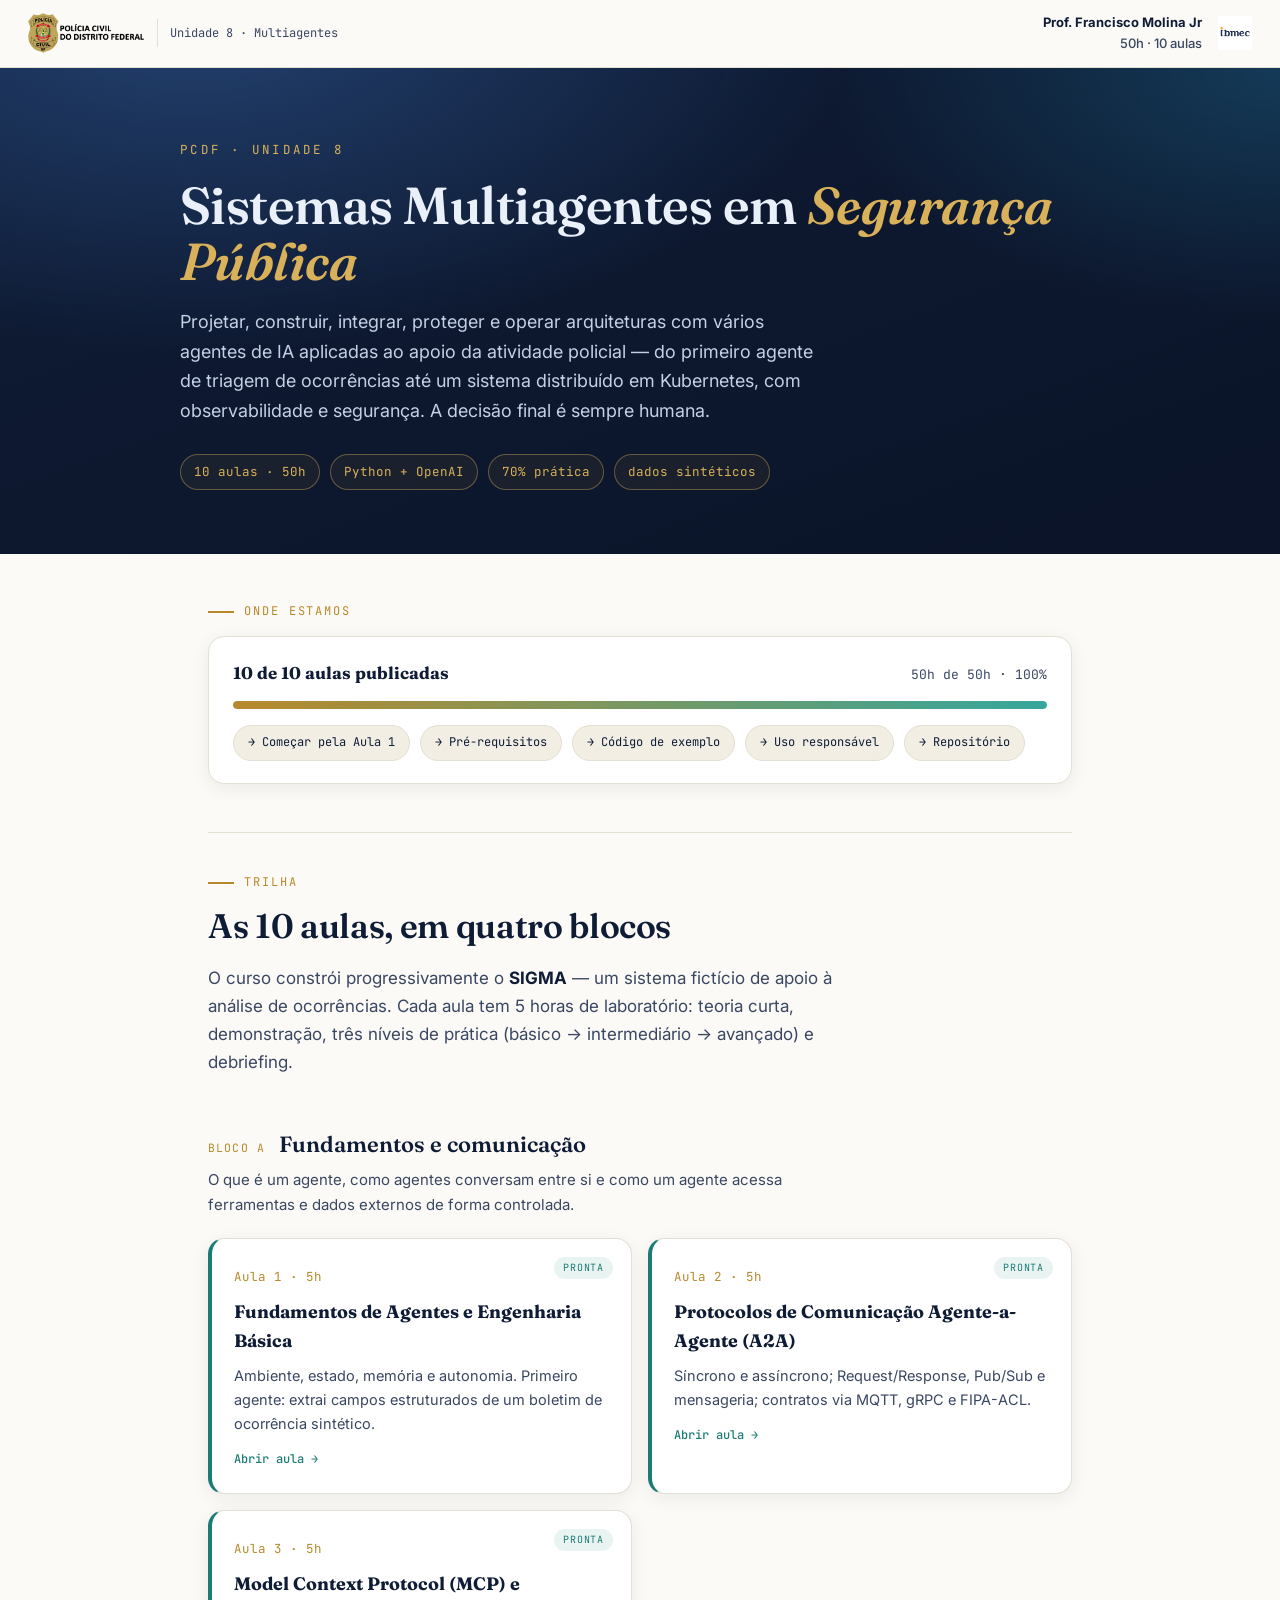
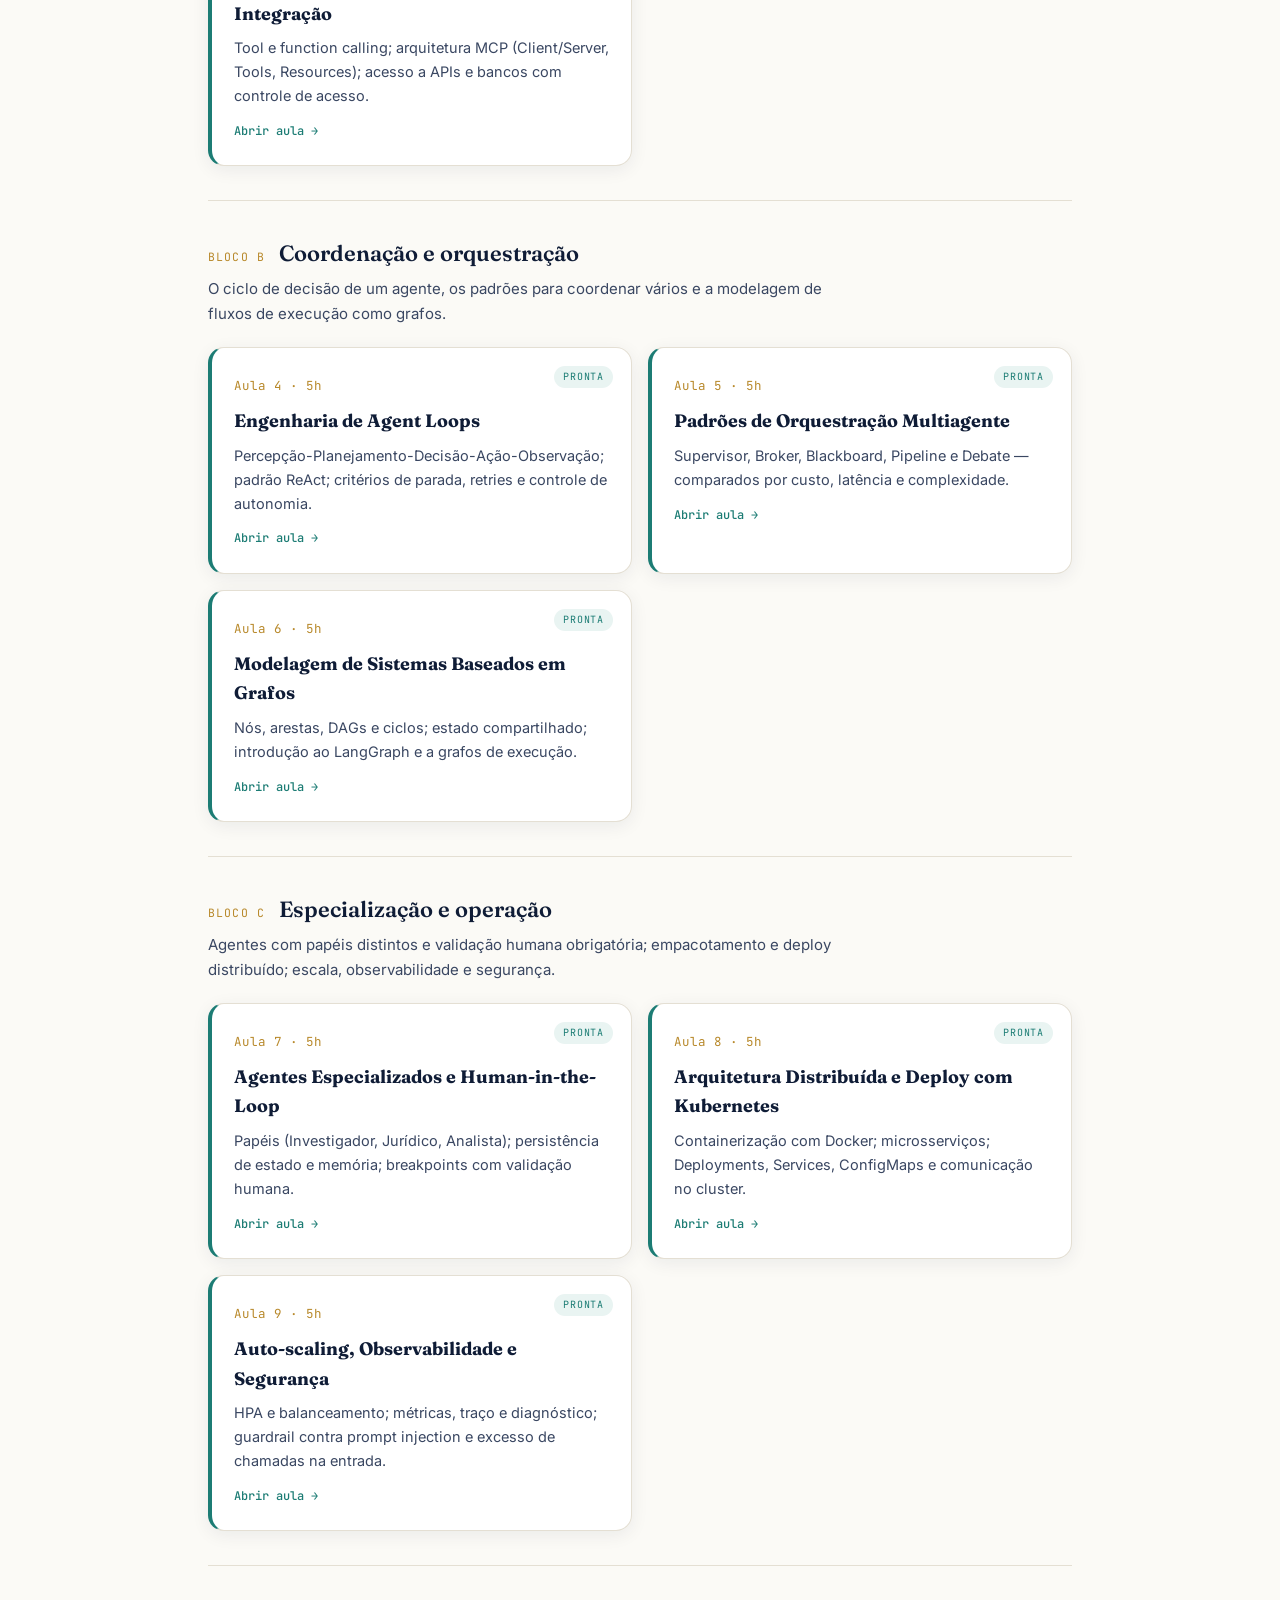
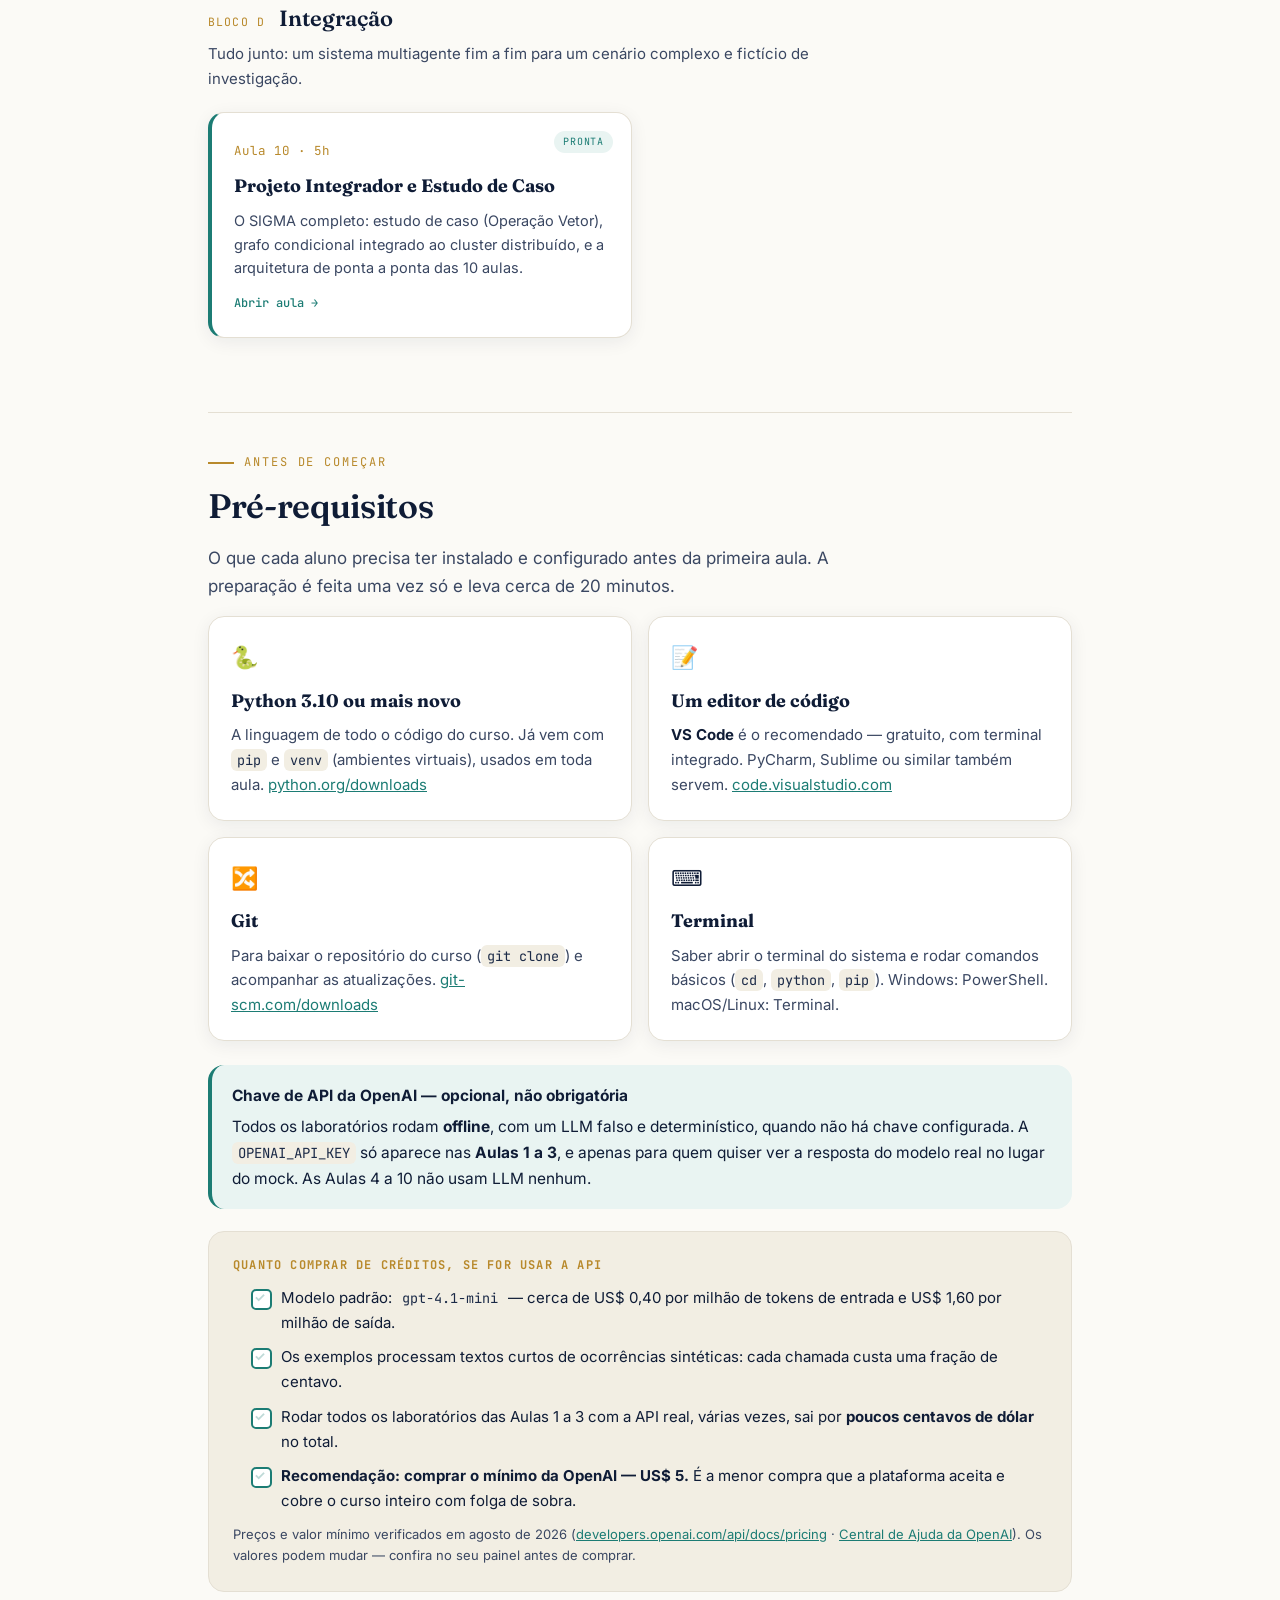
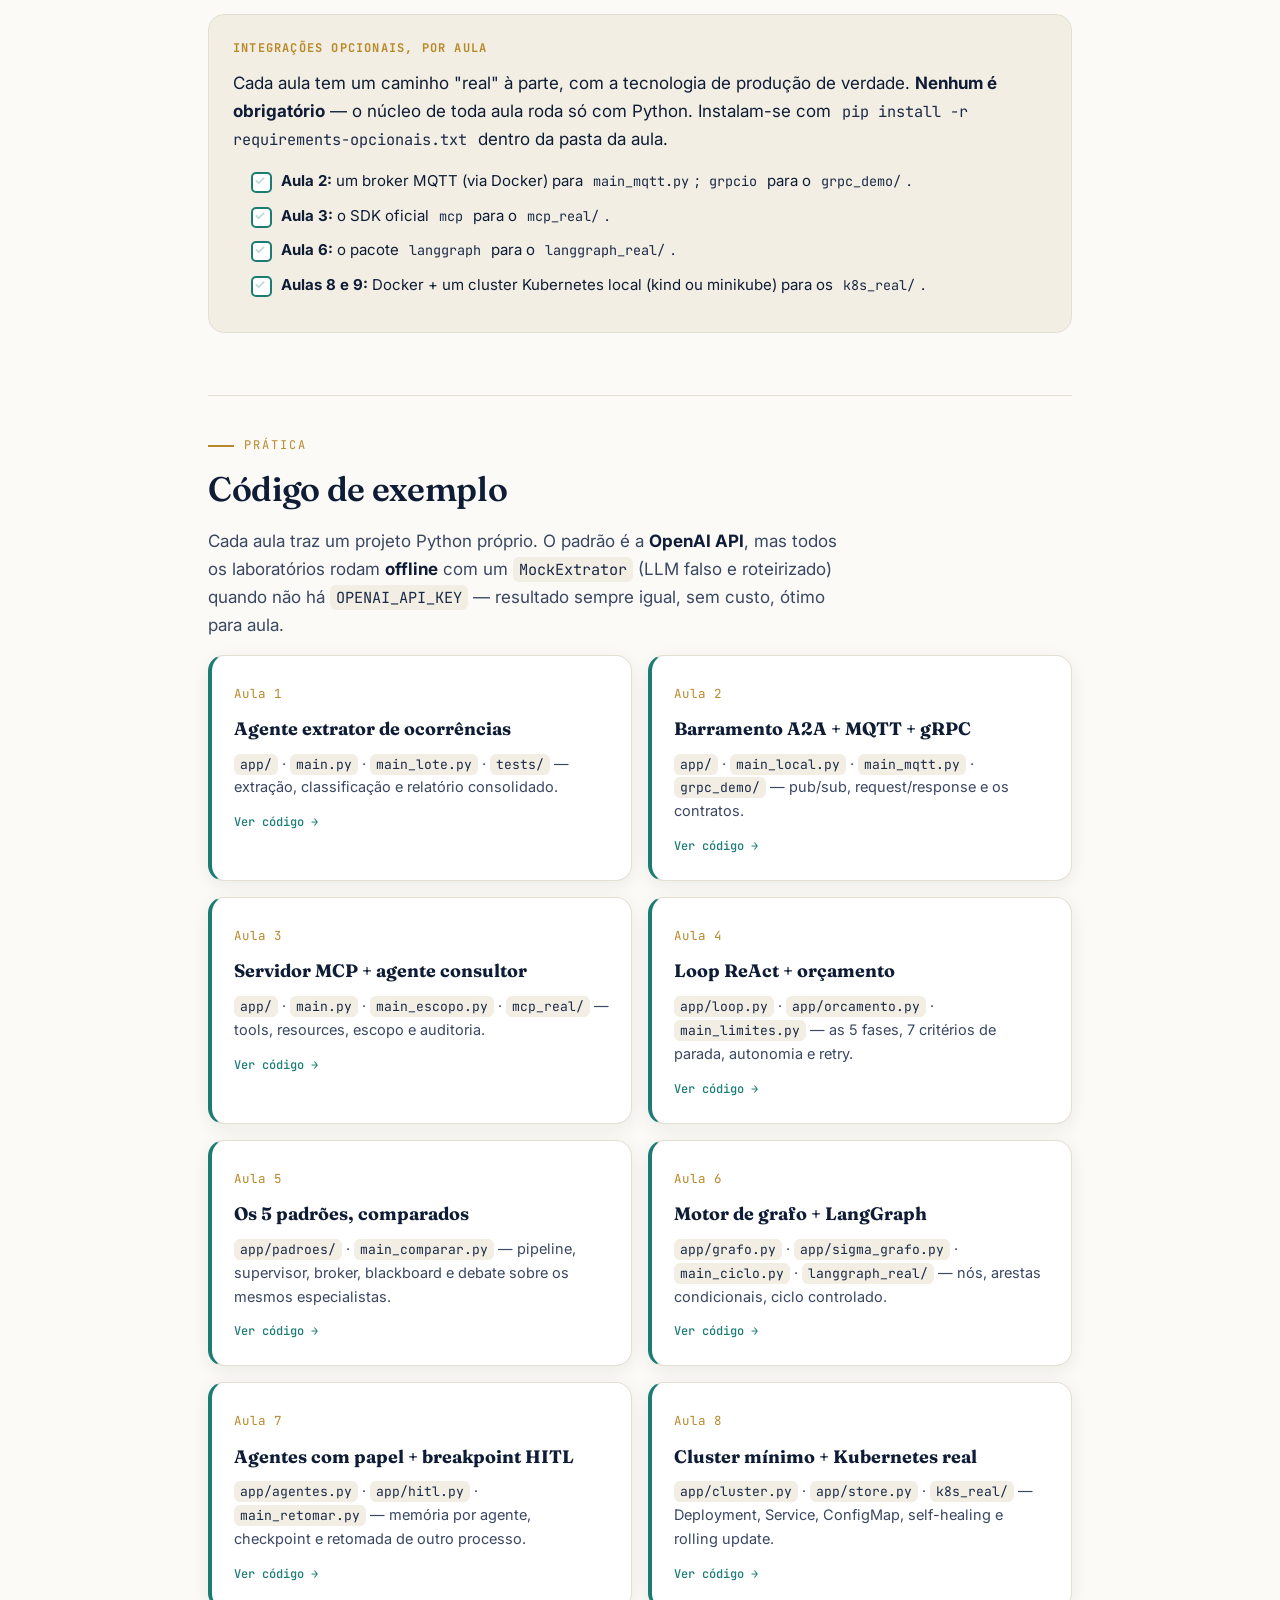
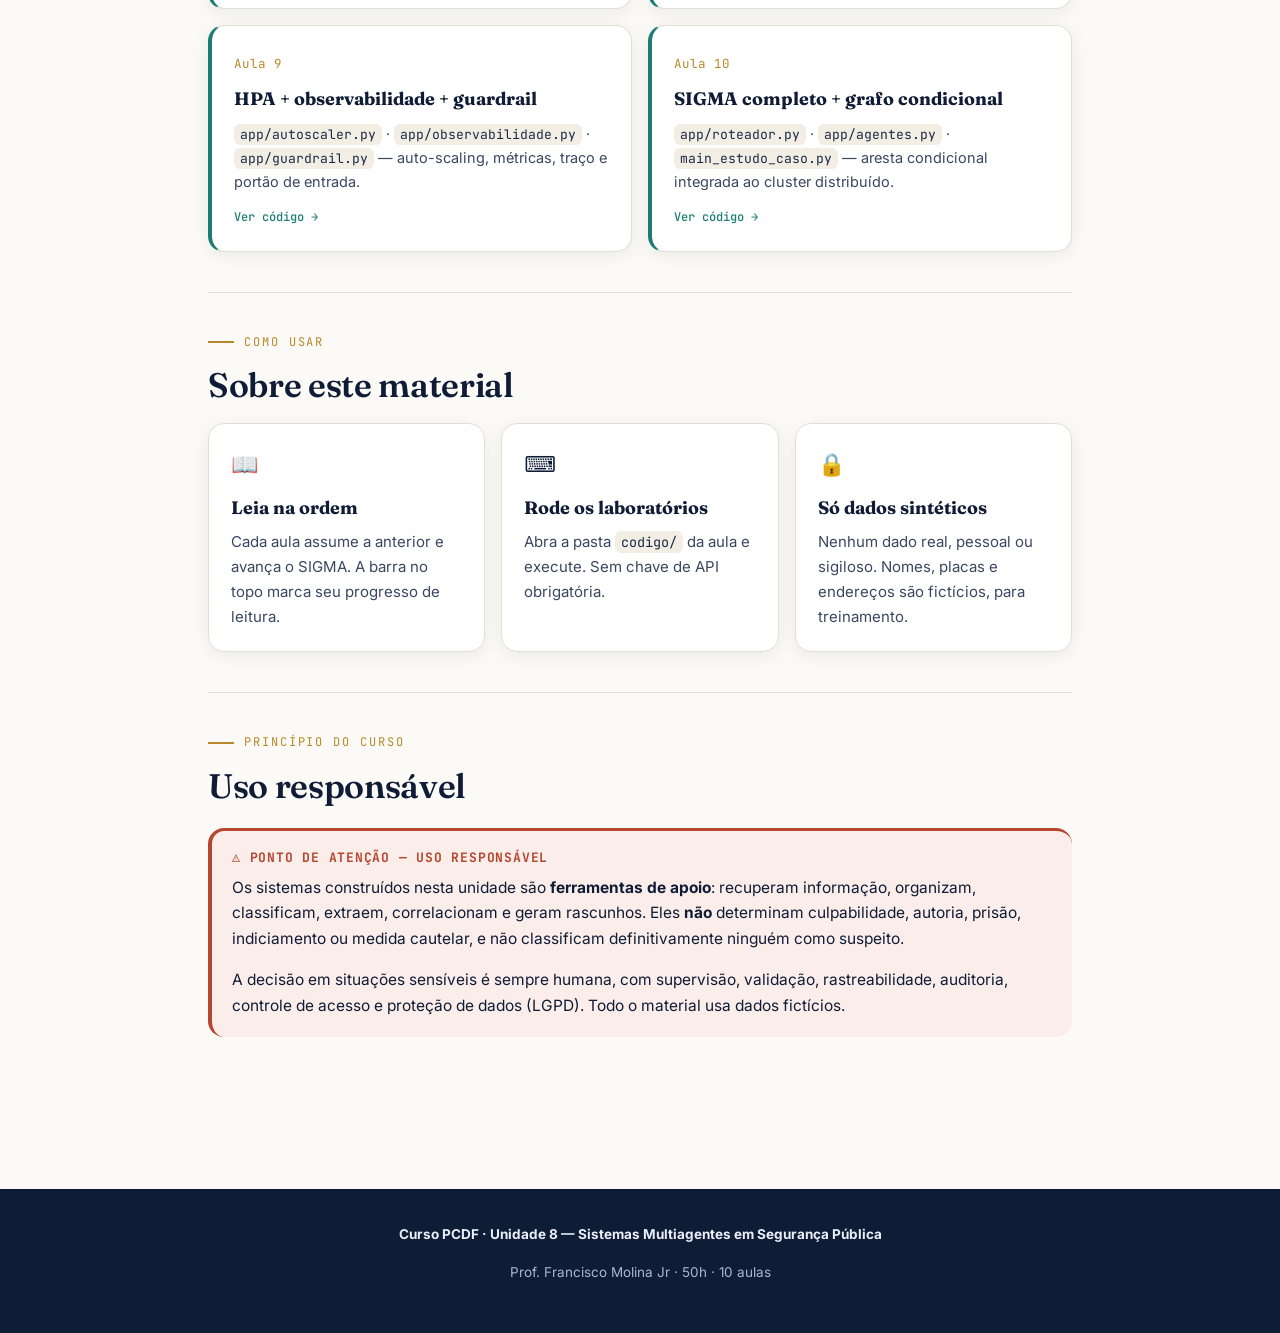
<file: index.html>
<!DOCTYPE html>
<html lang="pt-BR">
<head>
<meta charset="UTF-8">
<meta name="viewport" content="width=device-width, initial-scale=1.0">
<title>Unidade 8 — Sistemas Multiagentes em Segurança Pública · PCDF</title>
<link rel="preconnect" href="https://fonts.googleapis.com">
<link rel="preconnect" href="https://fonts.gstatic.com" crossorigin>
<link href="https://fonts.googleapis.com/css2?family=Fraunces:ital,opsz,wght@0,9..144,400;0,9..144,600;1,9..144,400;1,9..144,600&family=Inter:wght@400;500;600;700&family=JetBrains+Mono:wght@400;500&display=swap" rel="stylesheet">
<link rel="stylesheet" href="assets/estilo.css">
<style>
  /* ---- Índice do curso -------------------------------------------------- */
  .bloco { padding: 34px 0; border-bottom: 1px solid var(--linha); }
  .bloco:last-of-type { border-bottom: none; }
  .bloco-cab { display: flex; align-items: baseline; gap: 14px; margin: 0 0 6px; flex-wrap: wrap; }
  .bloco-cab h3 { font-family: 'Fraunces', serif; font-size: 22px; margin: 0; }
  .bloco-cab .faixa {
    font-family: 'JetBrains Mono', monospace; font-size: 11.5px;
    letter-spacing: .1em; text-transform: uppercase; color: var(--ouro);
  }
  .bloco-desc { font-size: 15px; color: var(--tinta-suave); margin: 0 0 20px; max-width: 640px; }

  .aula-card { display: block; text-decoration: none; color: inherit; position: relative; transition: transform .15s ease, box-shadow .15s ease; }
  a.aula-card:hover { transform: translateY(-3px); box-shadow: var(--sombra); }
  .aula-card .num { font-family: 'JetBrains Mono', monospace; color: var(--ouro); font-size: 12.5px; }
  .aula-card h4 { font-family: 'Fraunces', serif; font-size: 18px; margin: 8px 0; }
  .aula-card p { font-size: 14.5px; color: var(--tinta-suave); margin: 0; }
  .aula-card.pronta { border-left: 4px solid var(--teal); }
  .aula-card.breve { opacity: .62; }
  .aula-card .abrir {
    display: inline-block; margin-top: 14px; font-family: 'JetBrains Mono', monospace;
    font-size: 12px; color: var(--teal); font-weight: 500;
  }

  .selo {
    position: absolute; top: 18px; right: 18px; font-family: 'JetBrains Mono', monospace;
    font-size: 10px; letter-spacing: .08em; text-transform: uppercase;
    padding: 3px 9px; border-radius: 999px;
  }
  .selo.ok  { background: #E9F4F2; color: var(--teal); }
  .selo.wip { background: var(--papel-2); color: var(--tinta-suave); }

  /* barra de progresso do curso */
  .progresso-curso { background: var(--branco); border: 1px solid var(--linha); border-radius: var(--raio);
    padding: 22px 24px; box-shadow: var(--sombra-sutil); margin-bottom: 8px; }
  .progresso-curso .linha-topo { display: flex; justify-content: space-between; align-items: baseline; gap: 12px; flex-wrap: wrap; }
  .progresso-curso strong { font-family: 'Fraunces', serif; font-size: 17px; }
  .progresso-curso .pct { font-family: 'JetBrains Mono', monospace; font-size: 13px; color: var(--tinta-suave); }
  .barra-ext { height: 8px; border-radius: 999px; background: var(--papel-2); overflow: hidden; margin-top: 14px; }
  .barra-int { height: 100%; border-radius: 999px; background: linear-gradient(90deg, var(--ouro), var(--teal-claro)); }

  .mini-links { display: flex; gap: 10px; flex-wrap: wrap; margin-top: 16px; }
  .mini-links a {
    text-decoration: none; font-family: 'JetBrains Mono', monospace; font-size: 12px;
    color: var(--tinta); background: var(--papel-2); border: 1px solid var(--linha);
    border-radius: 999px; padding: 7px 14px;
  }
  .mini-links a:hover { border-color: var(--ouro); }
</style>
</head>
<body>
<div id="progresso"></div>

<header class="topbar">
  <div class="marca">
    <img src="assets/logo-pcdf.png" alt="Polícia Civil do Distrito Federal">
    <div class="sep"></div>
    <span style="font-family:'JetBrains Mono',monospace;font-size:12px;color:var(--tinta-suave)">Unidade 8 · Multiagentes</span>
  </div>
  <div class="lado-direito">
    <div class="prof"><strong>Prof. Francisco Molina Jr</strong>50h · 10 aulas</div>
    <img class="marca-sec" src="assets/logo-ibmec.png" alt="Ibmec">
  </div>
</header>

<div class="hero">
  <div class="wrap">
    <p class="eyebrow">PCDF · Unidade 8</p>
    <h1>Sistemas Multiagentes em <span class="destaque">Segurança Pública</span></h1>
    <p class="sub">Projetar, construir, integrar, proteger e operar arquiteturas com vários agentes de IA aplicadas ao apoio da atividade policial — do primeiro agente de triagem de ocorrências até um sistema distribuído em Kubernetes, com observabilidade e segurança. A decisão final é sempre humana.</p>
    <div class="meta">
      <span class="tag">10 aulas · 50h</span>
      <span class="tag">Python + OpenAI</span>
      <span class="tag">70% prática</span>
      <span class="tag">dados sintéticos</span>
    </div>
  </div>
</div>

<main>

  <section class="reveal">
    <p class="rotulo">Onde estamos</p>
    <div class="progresso-curso">
      <div class="linha-topo">
        <strong>10 de 10 aulas publicadas</strong>
        <span class="pct">50h de 50h · 100%</span>
      </div>
      <div class="barra-ext"><div class="barra-int" style="width:100%"></div></div>
      <div class="mini-links">
        <a href="aulas/aula-01-fundamentos.html">→ Começar pela Aula 1</a>
        <a href="#prerequisitos">→ Pré-requisitos</a>
        <a href="#codigo">→ Código de exemplo</a>
        <a href="#responsavel">→ Uso responsável</a>
        <a href="https://github.com/franciscomduarte/curso-pcdf">→ Repositório</a>
      </div>
    </div>
  </section>

  <section class="reveal">
    <p class="rotulo">Trilha</p>
    <h2>As 10 aulas, em quatro blocos</h2>
    <p style="color:var(--tinta-suave);max-width:640px">
      O curso constrói progressivamente o <strong>SIGMA</strong> — um sistema fictício de
      apoio à análise de ocorrências. Cada aula tem 5 horas de laboratório: teoria curta,
      demonstração, três níveis de prática (básico → intermediário → avançado) e debriefing.
    </p>

    <!-- BLOCO A -->
    <div class="bloco">
      <div class="bloco-cab">
        <span class="faixa">Bloco A</span>
        <h3>Fundamentos e comunicação</h3>
      </div>
      <p class="bloco-desc">
        O que é um agente, como agentes conversam entre si e como um agente acessa
        ferramentas e dados externos de forma controlada.
      </p>
      <div class="grade col-2">

        <a class="aula-card cartao pronta" href="aulas/aula-01-fundamentos.html">
          <span class="selo ok">Pronta</span>
          <span class="num">Aula 1 · 5h</span>
          <h4>Fundamentos de Agentes e Engenharia Básica</h4>
          <p>Ambiente, estado, memória e autonomia. Primeiro agente: extrai campos estruturados de um boletim de ocorrência sintético.</p>
          <span class="abrir">Abrir aula →</span>
        </a>

        <a class="aula-card cartao pronta" href="aulas/aula-02-comunicacao-a2a.html">
          <span class="selo ok">Pronta</span>
          <span class="num">Aula 2 · 5h</span>
          <h4>Protocolos de Comunicação Agente-a-Agente (A2A)</h4>
          <p>Síncrono e assíncrono; Request/Response, Pub/Sub e mensageria; contratos via MQTT, gRPC e FIPA-ACL.</p>
          <span class="abrir">Abrir aula →</span>
        </a>

        <a class="aula-card cartao pronta" href="aulas/aula-03-mcp-integracao.html">
          <span class="selo ok">Pronta</span>
          <span class="num">Aula 3 · 5h</span>
          <h4>Model Context Protocol (MCP) e Integração</h4>
          <p>Tool e function calling; arquitetura MCP (Client/Server, Tools, Resources); acesso a APIs e bancos com controle de acesso.</p>
          <span class="abrir">Abrir aula →</span>
        </a>

      </div>
    </div>

    <!-- BLOCO B -->
    <div class="bloco">
      <div class="bloco-cab">
        <span class="faixa">Bloco B</span>
        <h3>Coordenação e orquestração</h3>
      </div>
      <p class="bloco-desc">
        O ciclo de decisão de um agente, os padrões para coordenar vários e a modelagem
        de fluxos de execução como grafos.
      </p>
      <div class="grade col-2">

        <a class="aula-card cartao pronta" href="aulas/aula-04-agent-loops.html">
          <span class="selo ok">Pronta</span>
          <span class="num">Aula 4 · 5h</span>
          <h4>Engenharia de Agent Loops</h4>
          <p>Percepção-Planejamento-Decisão-Ação-Observação; padrão ReAct; critérios de parada, retries e controle de autonomia.</p>
          <span class="abrir">Abrir aula →</span>
        </a>

        <a class="aula-card cartao pronta" href="aulas/aula-05-orquestracao.html">
          <span class="selo ok">Pronta</span>
          <span class="num">Aula 5 · 5h</span>
          <h4>Padrões de Orquestração Multiagente</h4>
          <p>Supervisor, Broker, Blackboard, Pipeline e Debate — comparados por custo, latência e complexidade.</p>
          <span class="abrir">Abrir aula →</span>
        </a>

        <a class="aula-card cartao pronta" href="aulas/aula-06-grafos-langgraph.html">
          <span class="selo ok">Pronta</span>
          <span class="num">Aula 6 · 5h</span>
          <h4>Modelagem de Sistemas Baseados em Grafos</h4>
          <p>Nós, arestas, DAGs e ciclos; estado compartilhado; introdução ao LangGraph e a grafos de execução.</p>
          <span class="abrir">Abrir aula →</span>
        </a>

      </div>
    </div>

    <!-- BLOCO C -->
    <div class="bloco">
      <div class="bloco-cab">
        <span class="faixa">Bloco C</span>
        <h3>Especialização e operação</h3>
      </div>
      <p class="bloco-desc">
        Agentes com papéis distintos e validação humana obrigatória; empacotamento e deploy
        distribuído; escala, observabilidade e segurança.
      </p>
      <div class="grade col-2">

        <a class="aula-card cartao pronta" href="aulas/aula-07-especializados-hitl.html">
          <span class="selo ok">Pronta</span>
          <span class="num">Aula 7 · 5h</span>
          <h4>Agentes Especializados e Human-in-the-Loop</h4>
          <p>Papéis (Investigador, Jurídico, Analista); persistência de estado e memória; breakpoints com validação humana.</p>
          <span class="abrir">Abrir aula →</span>
        </a>

        <a class="aula-card cartao pronta" href="aulas/aula-08-kubernetes.html">
          <span class="selo ok">Pronta</span>
          <span class="num">Aula 8 · 5h</span>
          <h4>Arquitetura Distribuída e Deploy com Kubernetes</h4>
          <p>Containerização com Docker; microsserviços; Deployments, Services, ConfigMaps e comunicação no cluster.</p>
          <span class="abrir">Abrir aula →</span>
        </a>

        <a class="aula-card cartao pronta" href="aulas/aula-09-autoscaling-seguranca.html">
          <span class="selo ok">Pronta</span>
          <span class="num">Aula 9 · 5h</span>
          <h4>Auto-scaling, Observabilidade e Segurança</h4>
          <p>HPA e balanceamento; métricas, traço e diagnóstico; guardrail contra prompt injection e excesso de chamadas na entrada.</p>
          <span class="abrir">Abrir aula →</span>
        </a>

      </div>
    </div>

    <!-- BLOCO D -->
    <div class="bloco">
      <div class="bloco-cab">
        <span class="faixa">Bloco D</span>
        <h3>Integração</h3>
      </div>
      <p class="bloco-desc">
        Tudo junto: um sistema multiagente fim a fim para um cenário complexo e fictício
        de investigação.
      </p>
      <div class="grade col-2">

        <a class="aula-card cartao pronta" href="aulas/aula-10-projeto-integrador.html">
          <span class="selo ok">Pronta</span>
          <span class="num">Aula 10 · 5h</span>
          <h4>Projeto Integrador e Estudo de Caso</h4>
          <p>O SIGMA completo: estudo de caso (Operação Vetor), grafo condicional integrado ao cluster distribuído, e a arquitetura de ponta a ponta das 10 aulas.</p>
          <span class="abrir">Abrir aula →</span>
        </a>

      </div>
    </div>
  </section>

  <section class="reveal" id="prerequisitos">
    <p class="rotulo">Antes de começar</p>
    <h2>Pré-requisitos</h2>
    <p style="color:var(--tinta-suave);max-width:660px">
      O que cada aluno precisa ter instalado e configurado antes da primeira aula.
      A preparação é feita uma vez só e leva cerca de 20 minutos.
    </p>

    <div class="grade col-2">
      <div class="cartao">
        <div class="ic">🐍</div>
        <h4>Python 3.10 ou mais novo</h4>
        <p>A linguagem de todo o código do curso. Já vem com <code class="inline">pip</code> e
        <code class="inline">venv</code> (ambientes virtuais), usados em toda aula.
        <a href="https://www.python.org/downloads/">python.org/downloads</a></p>
      </div>
      <div class="cartao">
        <div class="ic">📝</div>
        <h4>Um editor de código</h4>
        <p><strong>VS Code</strong> é o recomendado — gratuito, com terminal integrado.
        PyCharm, Sublime ou similar também servem.
        <a href="https://code.visualstudio.com/">code.visualstudio.com</a></p>
      </div>
      <div class="cartao">
        <div class="ic">🔀</div>
        <h4>Git</h4>
        <p>Para baixar o repositório do curso (<code class="inline">git clone</code>) e
        acompanhar as atualizações. <a href="https://git-scm.com/downloads">git-scm.com/downloads</a></p>
      </div>
      <div class="cartao">
        <div class="ic">⌨️</div>
        <h4>Terminal</h4>
        <p>Saber abrir o terminal do sistema e rodar comandos básicos
        (<code class="inline">cd</code>, <code class="inline">python</code>,
        <code class="inline">pip</code>). Windows: PowerShell. macOS/Linux: Terminal.</p>
      </div>
    </div>

    <div class="aviso ok" style="margin-top:24px">
      <div class="titulo">Chave de API da OpenAI — opcional, não obrigatória</div>
      <p>Todos os laboratórios rodam <strong>offline</strong>, com um LLM falso e determinístico,
      quando não há chave configurada. A <code class="inline">OPENAI_API_KEY</code> só aparece
      nas <strong>Aulas 1 a 3</strong>, e apenas para quem quiser ver a resposta do modelo real
      no lugar do mock. As Aulas 4 a 10 não usam LLM nenhum.</p>
    </div>

    <div class="painel" style="margin-top:20px">
      <h4 style="margin-top:0">Quanto comprar de créditos, se for usar a API</h4>
      <ul class="lista-check">
        <li>Modelo padrão: <code class="inline">gpt-4.1-mini</code> — cerca de US$ 0,40 por milhão
        de tokens de entrada e US$ 1,60 por milhão de saída.</li>
        <li>Os exemplos processam textos curtos de ocorrências sintéticas: cada chamada custa
        uma fração de centavo.</li>
        <li>Rodar todos os laboratórios das Aulas 1 a 3 com a API real, várias vezes, sai por
        <strong>poucos centavos de dólar</strong> no total.</li>
        <li><strong>Recomendação: comprar o mínimo da OpenAI — US$ 5.</strong> É a menor compra
        que a plataforma aceita e cobre o curso inteiro com folga de sobra.</li>
      </ul>
      <p style="font-size:13px;color:var(--tinta-suave);margin-bottom:0">
        Preços e valor mínimo verificados em agosto de 2026
        (<a href="https://developers.openai.com/api/docs/pricing">developers.openai.com/api/docs/pricing</a> ·
        <a href="https://help.openai.com/en/articles/8264644-how-can-i-set-up-prepaid-billing">Central de Ajuda da OpenAI</a>).
        Os valores podem mudar — confira no seu painel antes de comprar.</p>
    </div>

    <div class="painel" style="margin-top:20px">
      <h4 style="margin-top:0">Integrações opcionais, por aula</h4>
      <p style="margin-top:0">Cada aula tem um caminho "real" à parte, com a tecnologia de
      produção de verdade. <strong>Nenhum é obrigatório</strong> — o núcleo de toda aula roda
      só com Python. Instalam-se com <code class="inline">pip install -r requirements-opcionais.txt</code>
      dentro da pasta da aula.</p>
      <ul class="lista-check">
        <li><strong>Aula 2:</strong> um broker MQTT (via Docker) para <code class="inline">main_mqtt.py</code>; <code class="inline">grpcio</code> para o <code class="inline">grpc_demo/</code>.</li>
        <li><strong>Aula 3:</strong> o SDK oficial <code class="inline">mcp</code> para o <code class="inline">mcp_real/</code>.</li>
        <li><strong>Aula 6:</strong> o pacote <code class="inline">langgraph</code> para o <code class="inline">langgraph_real/</code>.</li>
        <li><strong>Aulas 8 e 9:</strong> Docker + um cluster Kubernetes local (kind ou minikube) para os <code class="inline">k8s_real/</code>.</li>
      </ul>
    </div>
  </section>

  <section class="reveal" id="codigo">
    <p class="rotulo">Prática</p>
    <h2>Código de exemplo</h2>
    <p style="color:var(--tinta-suave);max-width:640px">
      Cada aula traz um projeto Python próprio. O padrão é a <strong>OpenAI API</strong>, mas
      todos os laboratórios rodam <strong>offline</strong> com um <code class="inline">MockExtrator</code>
      (LLM falso e roteirizado) quando não há <code class="inline">OPENAI_API_KEY</code> — resultado
      sempre igual, sem custo, ótimo para aula.
    </p>
    <div class="grade col-2">
      <a class="aula-card cartao pronta" href="codigo/aula-01-extrator-ocorrencias/">
        <span class="num">Aula 1</span>
        <h4>Agente extrator de ocorrências</h4>
        <p><code class="inline">app/</code> · <code class="inline">main.py</code> · <code class="inline">main_lote.py</code> · <code class="inline">tests/</code> — extração, classificação e relatório consolidado.</p>
        <span class="abrir">Ver código →</span>
      </a>
      <a class="aula-card cartao pronta" href="codigo/aula-02-comunicacao-a2a/">
        <span class="num">Aula 2</span>
        <h4>Barramento A2A + MQTT + gRPC</h4>
        <p><code class="inline">app/</code> · <code class="inline">main_local.py</code> · <code class="inline">main_mqtt.py</code> · <code class="inline">grpc_demo/</code> — pub/sub, request/response e os contratos.</p>
        <span class="abrir">Ver código →</span>
      </a>
      <a class="aula-card cartao pronta" href="codigo/aula-03-mcp-integracao/">
        <span class="num">Aula 3</span>
        <h4>Servidor MCP + agente consultor</h4>
        <p><code class="inline">app/</code> · <code class="inline">main.py</code> · <code class="inline">main_escopo.py</code> · <code class="inline">mcp_real/</code> — tools, resources, escopo e auditoria.</p>
        <span class="abrir">Ver código →</span>
      </a>
      <a class="aula-card cartao pronta" href="codigo/aula-04-agent-loops/">
        <span class="num">Aula 4</span>
        <h4>Loop ReAct + orçamento</h4>
        <p><code class="inline">app/loop.py</code> · <code class="inline">app/orcamento.py</code> · <code class="inline">main_limites.py</code> — as 5 fases, 7 critérios de parada, autonomia e retry.</p>
        <span class="abrir">Ver código →</span>
      </a>
      <a class="aula-card cartao pronta" href="codigo/aula-05-orquestracao/">
        <span class="num">Aula 5</span>
        <h4>Os 5 padrões, comparados</h4>
        <p><code class="inline">app/padroes/</code> · <code class="inline">main_comparar.py</code> — pipeline, supervisor, broker, blackboard e debate sobre os mesmos especialistas.</p>
        <span class="abrir">Ver código →</span>
      </a>
      <a class="aula-card cartao pronta" href="codigo/aula-06-grafos-langgraph/">
        <span class="num">Aula 6</span>
        <h4>Motor de grafo + LangGraph</h4>
        <p><code class="inline">app/grafo.py</code> · <code class="inline">app/sigma_grafo.py</code> · <code class="inline">main_ciclo.py</code> · <code class="inline">langgraph_real/</code> — nós, arestas condicionais, ciclo controlado.</p>
        <span class="abrir">Ver código →</span>
      </a>
      <a class="aula-card cartao pronta" href="codigo/aula-07-especializados-hitl/">
        <span class="num">Aula 7</span>
        <h4>Agentes com papel + breakpoint HITL</h4>
        <p><code class="inline">app/agentes.py</code> · <code class="inline">app/hitl.py</code> · <code class="inline">main_retomar.py</code> — memória por agente, checkpoint e retomada de outro processo.</p>
        <span class="abrir">Ver código →</span>
      </a>
      <a class="aula-card cartao pronta" href="codigo/aula-08-kubernetes/">
        <span class="num">Aula 8</span>
        <h4>Cluster mínimo + Kubernetes real</h4>
        <p><code class="inline">app/cluster.py</code> · <code class="inline">app/store.py</code> · <code class="inline">k8s_real/</code> — Deployment, Service, ConfigMap, self-healing e rolling update.</p>
        <span class="abrir">Ver código →</span>
      </a>
      <a class="aula-card cartao pronta" href="codigo/aula-09-autoscaling-seguranca/">
        <span class="num">Aula 9</span>
        <h4>HPA + observabilidade + guardrail</h4>
        <p><code class="inline">app/autoscaler.py</code> · <code class="inline">app/observabilidade.py</code> · <code class="inline">app/guardrail.py</code> — auto-scaling, métricas, traço e portão de entrada.</p>
        <span class="abrir">Ver código →</span>
      </a>
      <a class="aula-card cartao pronta" href="codigo/aula-10-projeto-integrador/">
        <span class="num">Aula 10</span>
        <h4>SIGMA completo + grafo condicional</h4>
        <p><code class="inline">app/roteador.py</code> · <code class="inline">app/agentes.py</code> · <code class="inline">main_estudo_caso.py</code> — aresta condicional integrada ao cluster distribuído.</p>
        <span class="abrir">Ver código →</span>
      </a>
    </div>
  </section>

  <section class="reveal">
    <p class="rotulo">Como usar</p>
    <h2>Sobre este material</h2>
    <div class="grade col-3">
      <div class="cartao">
        <div class="ic">📖</div>
        <h4>Leia na ordem</h4>
        <p>Cada aula assume a anterior e avança o SIGMA. A barra no topo marca seu progresso de leitura.</p>
      </div>
      <div class="cartao">
        <div class="ic">⌨️</div>
        <h4>Rode os laboratórios</h4>
        <p>Abra a pasta <code class="inline">codigo/</code> da aula e execute. Sem chave de API obrigatória.</p>
      </div>
      <div class="cartao">
        <div class="ic">🔒</div>
        <h4>Só dados sintéticos</h4>
        <p>Nenhum dado real, pessoal ou sigiloso. Nomes, placas e endereços são fictícios, para treinamento.</p>
      </div>
    </div>
  </section>

  <section class="reveal" id="responsavel">
    <p class="rotulo">Princípio do curso</p>
    <h2>Uso responsável</h2>
    <div class="aviso responsavel">
      <div class="titulo">⚠️ Ponto de atenção — uso responsável</div>
      <p>Os sistemas construídos nesta unidade são <strong>ferramentas de apoio</strong>:
      recuperam informação, organizam, classificam, extraem, correlacionam e geram rascunhos.
      Eles <strong>não</strong> determinam culpabilidade, autoria, prisão, indiciamento ou medida
      cautelar, e não classificam definitivamente ninguém como suspeito.</p>
      <p style="margin-bottom:0">A decisão em situações sensíveis é sempre humana, com
      supervisão, validação, rastreabilidade, auditoria, controle de acesso e proteção de dados
      (LGPD). Todo o material usa dados fictícios.</p>
    </div>
  </section>

</main>

<footer>
  <p><strong>Curso PCDF · Unidade 8 — Sistemas Multiagentes em Segurança Pública</strong></p>
  <p>Prof. Francisco Molina Jr · 50h · 10 aulas</p>
</footer>

<script src="assets/aula.js"></script>
</body>
</html>
</file>
<file: assets/estilo.css>
/* =========================================================================
   Curso PCDF — Sistemas Multiagentes com IA
   Sistema de design compartilhado (baseado no padrão visual do curso TRF1)
   Tinta navy #0F1C36 · Ouro #B8892B · Teal de apoio
   Fraunces (display) · Inter (texto) · JetBrains Mono (código)
   ========================================================================= */

:root {
  --tinta:        #0F1C36;   /* navy — texto e hero */
  --tinta-2:      #1B2A47;
  --tinta-suave:  #3A4762;   /* texto secundário */
  --ouro:         #B8892B;   /* dourado — acento institucional */
  --ouro-claro:   #D9B15A;
  --teal:         #1C7C74;   /* teal de apoio */
  --teal-claro:   #35A79D;
  --papel:        #FBFAF6;   /* fundo do corpo */
  --papel-2:      #F2EEE3;   /* blocos suaves */
  --linha:        #E4DFD3;   /* filetes */
  --branco:       #FFFFFF;
  --sombra:       0 12px 40px rgba(15, 28, 54, .10);
  --sombra-sutil: 0 4px 18px rgba(15, 28, 54, .07);
  --raio:         16px;
  --largura:      920px;
}

* { box-sizing: border-box; }

html { scroll-behavior: smooth; }

body {
  margin: 0;
  font-family: 'Inter', system-ui, sans-serif;
  color: var(--tinta);
  background: var(--papel);
  line-height: 1.65;
  font-size: 17px;
  -webkit-font-smoothing: antialiased;
}

/* ---- Barra de progresso de rolagem ---------------------------------- */
#progresso {
  position: fixed; top: 0; left: 0; height: 4px; width: 0;
  background: linear-gradient(90deg, var(--ouro), var(--teal-claro));
  z-index: 100; transition: width .1s linear;
}

/* ---- Topbar --------------------------------------------------------- */
.topbar {
  position: sticky; top: 0; z-index: 90;
  display: flex; align-items: center; justify-content: space-between;
  padding: 12px 28px;
  background: rgba(251, 250, 246, .88);
  backdrop-filter: blur(10px);
  border-bottom: 1px solid var(--linha);
}
.topbar .marca { display: flex; align-items: center; gap: 12px; }
.topbar .marca img, .topbar .marca svg { height: 40px; width: auto; display: block; }
.topbar .marca .sep { width: 1px; height: 28px; background: var(--linha); }
.topbar .prof {
  font-size: 13px; color: var(--tinta-suave); font-weight: 500; text-align: right;
}
.topbar .prof strong { color: var(--tinta); display: block; font-weight: 700; }

/* ---- Hero ----------------------------------------------------------- */
.hero {
  position: relative; overflow: hidden;
  color: #EAF0FA;
  background:
    radial-gradient(1200px 600px at 15% -10%, #22406e 0%, transparent 55%),
    radial-gradient(900px 500px at 100% 0%, #143a57 0%, transparent 50%),
    linear-gradient(160deg, #0F1C36 0%, #0b1428 100%);
  padding: 72px 28px 64px;
}
.hero .wrap { max-width: var(--largura); margin: 0 auto; }
.hero .eyebrow {
  font-family: 'JetBrains Mono', monospace;
  font-size: 12.5px; letter-spacing: .18em; text-transform: uppercase;
  color: var(--ouro-claro); margin: 0 0 16px;
}
.hero h1 {
  font-family: 'Fraunces', Georgia, serif;
  font-weight: 600; font-size: clamp(30px, 5vw, 52px);
  line-height: 1.08; margin: 0 0 18px; letter-spacing: -.01em;
}
.hero h1 .destaque { color: var(--ouro-claro); font-style: italic; }
.hero .sub { font-size: 18px; color: #C4D0E4; max-width: 640px; margin: 0; }
.hero .meta {
  display: flex; flex-wrap: wrap; gap: 10px; margin-top: 28px;
}
.hero .tag {
  font-family: 'JetBrains Mono', monospace; font-size: 12.5px;
  padding: 7px 13px; border-radius: 999px;
  border: 1px solid rgba(216, 177, 90, .4); color: var(--ouro-claro);
  background: rgba(184, 137, 43, .08);
}

/* ---- Corpo / seções ------------------------------------------------- */
main { max-width: var(--largura); margin: 0 auto; padding: 8px 28px 90px; }

section { padding: 40px 0; border-bottom: 1px solid var(--linha); }
section:last-child { border-bottom: none; }

.rotulo {
  font-family: 'JetBrains Mono', monospace; font-size: 12px;
  letter-spacing: .16em; text-transform: uppercase; color: var(--ouro);
  display: flex; align-items: center; gap: 10px; margin: 0 0 14px;
}
.rotulo::before { content: ""; width: 26px; height: 2px; background: var(--ouro); }

h2 {
  font-family: 'Fraunces', Georgia, serif; font-weight: 600;
  font-size: clamp(24px, 3.4vw, 34px); line-height: 1.15;
  margin: 0 0 18px; letter-spacing: -.01em;
}
h3 {
  font-family: 'Fraunces', Georgia, serif; font-weight: 600;
  font-size: 21px; margin: 30px 0 10px;
}
p { margin: 0 0 16px; }
a { color: var(--teal); }
strong { color: var(--tinta); }
ul, ol { margin: 0 0 16px; padding-left: 22px; }
li { margin-bottom: 8px; }

/* ---- Cartões e grades ---------------------------------------------- */
.grade { display: grid; gap: 16px; }
.grade.col-2 { grid-template-columns: repeat(2, 1fr); }
.grade.col-3 { grid-template-columns: repeat(3, 1fr); }

.cartao {
  background: var(--branco); border: 1px solid var(--linha);
  border-radius: var(--raio); padding: 22px; box-shadow: var(--sombra-sutil);
}
.cartao .ic { font-size: 22px; }
.cartao h4 {
  font-family: 'Fraunces', serif; font-size: 18px; margin: 10px 0 8px;
}
.cartao p { font-size: 15px; color: var(--tinta-suave); margin: 0; }

/* ---- Callouts ------------------------------------------------------- */
.aviso {
  border-radius: var(--raio); padding: 18px 20px; margin: 22px 0;
  border-left: 4px solid var(--ouro); background: var(--papel-2);
  font-size: 15.5px;
}
.aviso.perigo { border-left-color: #B5462F; background: #FBEDE9; }
.aviso.ok     { border-left-color: var(--teal); background: #E9F4F2; }
.aviso .titulo {
  font-weight: 700; display: flex; align-items: center; gap: 8px; margin-bottom: 6px;
}
.aviso p:last-child { margin-bottom: 0; }

/* ---- Tabela --------------------------------------------------------- */
.tabela-wrap { overflow-x: auto; margin: 20px 0; }
table {
  width: 100%; border-collapse: collapse; font-size: 15px;
  background: var(--branco); border-radius: var(--raio); overflow: hidden;
  box-shadow: var(--sombra-sutil);
}
th, td { padding: 12px 16px; text-align: left; border-bottom: 1px solid var(--linha); vertical-align: top; }
th { background: var(--tinta); color: #EAF0FA; font-weight: 600; font-size: 13.5px;
     letter-spacing: .02em; text-transform: uppercase; }
tr:last-child td { border-bottom: none; }
td.sim { color: var(--teal); font-weight: 600; }
td.nao { color: #B5462F; font-weight: 600; }

/* ---- Blocos de código ---------------------------------------------- */
.codigo {
  background: var(--tinta); border-radius: var(--raio);
  margin: 20px 0; box-shadow: var(--sombra); overflow: hidden;
}
.codigo .barra {
  display: flex; align-items: center; gap: 8px; padding: 10px 16px;
  border-bottom: 1px solid rgba(255,255,255,.08);
}
.codigo .barra .ponto { width: 11px; height: 11px; border-radius: 50%; }
.codigo .barra .p1 { background: #E06C5A; } .codigo .barra .p2 { background: #E0B44E; } .codigo .barra .p3 { background: #7BB86F; }
.codigo .barra .arq {
  margin-left: 8px; font-family: 'JetBrains Mono', monospace;
  font-size: 12px; color: #9FB0CC;
}
.codigo pre {
  margin: 0; padding: 18px 20px; overflow-x: auto;
  font-family: 'JetBrains Mono', monospace; font-size: 13.5px; line-height: 1.7;
  color: #E6ECF6;
}
/* tokens do realçador */
.tok-kw  { color: #E0B44E; }             /* palavras-chave */
.tok-str { color: #7BB86F; }             /* strings */
.tok-com { color: #6B7A96; font-style: italic; } /* comentários */
.tok-num { color: #D99A6C; }             /* números */
.tok-fn  { color: #5AB6C7; }             /* funções/def */
.tok-self{ color: #C98BD9; }             /* self / cls */
.tok-dec { color: #D9B15A; }             /* decoradores */

code.inline {
  font-family: 'JetBrains Mono', monospace; font-size: .9em;
  background: var(--papel-2); padding: 2px 6px; border-radius: 6px; color: var(--tinta-2);
}

/* ---- Diagramas SVG -------------------------------------------------- */
.diagrama { margin: 26px 0; text-align: center; }
.diagrama svg { max-width: 100%; height: auto; }
.legenda { font-size: 13.5px; color: var(--tinta-suave); margin-top: 8px; font-style: italic; }

/* ---- Caixa de exercício -------------------------------------------- */
.exercicio {
  background: linear-gradient(160deg, #12233f, #0d1a30);
  color: #EAF0FA; border-radius: var(--raio); padding: 28px; margin: 26px 0;
  box-shadow: var(--sombra);
}
.exercicio .rotulo { color: var(--ouro-claro); }
.exercicio .rotulo::before { background: var(--ouro-claro); }
.exercicio h3 { color: var(--branco); margin-top: 0; }
.exercicio ol { color: #D3DCEC; }
.exercicio strong { color: var(--ouro-claro); }

/* ---- Citação de âncora --------------------------------------------- */
.ancora {
  font-family: 'Fraunces', serif; font-size: clamp(20px, 3vw, 27px);
  font-style: italic; line-height: 1.35; color: var(--tinta);
  border-left: 4px solid var(--ouro); padding: 6px 0 6px 24px; margin: 30px 0;
}

/* ---- Rodapé --------------------------------------------------------- */
footer {
  background: var(--tinta); color: #A9B7D0; padding: 34px 28px; text-align: center;
  font-size: 13.5px;
}
footer strong { color: #EAF0FA; }

/* ---- Reveal on scroll ---------------------------------------------- */
.reveal { opacity: 0; transform: translateY(18px); transition: opacity .6s ease, transform .6s ease; }
.reveal.visivel { opacity: 1; transform: none; }

/* ---- Navegação entre aulas ----------------------------------------- */
.nav-aulas { display: flex; justify-content: space-between; gap: 12px; margin-top: 30px; flex-wrap: wrap; }
.nav-aulas a {
  text-decoration: none; color: var(--tinta); background: var(--branco);
  border: 1px solid var(--linha); border-radius: var(--raio); padding: 14px 18px;
  font-size: 14px; box-shadow: var(--sombra-sutil); transition: transform .15s ease;
}
.nav-aulas a:hover { transform: translateY(-2px); }
.nav-aulas a span { display: block; font-size: 12px; color: var(--tinta-suave); }

/* ---- Responsivo ----------------------------------------------------- */
@media (max-width: 720px) {
  .grade.col-2, .grade.col-3 { grid-template-columns: 1fr; }
  .hero { padding: 52px 20px 44px; }
  main { padding: 8px 20px 70px; }
  .topbar .prof { display: none; }
}

/* ---- Acessibilidade ------------------------------------------------- */
:focus-visible { outline: 3px solid var(--teal-claro); outline-offset: 2px; }
@media (prefers-reduced-motion: reduce) {
  * { scroll-behavior: auto !important; }
  .reveal { opacity: 1; transform: none; transition: none; }
}

/* =========================================================================
   Componentes da Unidade 8 — material de laboratório
   (notas do instrutor, checkpoints, níveis, agenda, painel, glossário,
    referências, problemas comuns, Mermaid, gabarito)
   ========================================================================= */

/* ---- Nota do instrutor -------------------------------------------------- */
.aviso.instrutor {
  border-left-style: dashed; border-left-color: var(--teal);
  background: #EEF5F4;
}
.aviso.instrutor .titulo { color: var(--teal); }

/* ---- Ponto de atenção: uso responsável -------------------------------- */
.aviso.responsavel {
  border-left-color: #B5462F; background: #FBEDE9;
  border-top: 3px solid #B5462F; padding-top: 16px;
}
.aviso.responsavel .titulo {
  color: #B5462F; text-transform: uppercase;
  font-family: 'JetBrains Mono', monospace; font-size: 13px; letter-spacing: .06em;
}

/* ---- Selo de nível dos laboratórios ---------------------------------- */
.nivel {
  display: inline-block; font-family: 'JetBrains Mono', monospace;
  font-size: 11px; letter-spacing: .08em; text-transform: uppercase;
  padding: 3px 10px; border-radius: 999px; margin-bottom: 10px;
  border: 1px solid currentColor;
}
.nivel.basico        { color: var(--teal); }
.nivel.intermediario { color: var(--ouro); }
.nivel.avancado      { color: #B5462F; }

/* ---- Checkpoint ------------------------------------------------------- */
.checkpoint {
  background: var(--branco); border: 1px solid var(--linha);
  border-left: 4px solid var(--teal); border-radius: var(--raio);
  padding: 20px 22px; margin: 24px 0; box-shadow: var(--sombra-sutil);
}
.checkpoint .rotulo { color: var(--teal); margin-bottom: 10px; }
.checkpoint .rotulo::before { background: var(--teal); }
ul.lista-check { list-style: none; padding-left: 0; margin: 0; }
ul.lista-check li {
  position: relative; padding-left: 30px; margin-bottom: 10px; font-size: 15px;
}
ul.lista-check li::before {
  content: ""; position: absolute; left: 0; top: 3px;
  width: 17px; height: 17px; border-radius: 5px;
  border: 2px solid var(--teal); background: var(--branco);
}
ul.lista-check li::after {
  content: "✓"; position: absolute; left: 3px; top: 1px;
  color: var(--teal); font-size: 13px; font-weight: 700; opacity: .28;
}

/* ---- Agenda das 5 horas -------------------------------------------- */
.agenda { margin: 22px 0; }
.agenda ol { list-style: none; padding: 0; margin: 0; }
.agenda li {
  display: flex; gap: 16px; align-items: baseline;
  padding: 11px 0; border-bottom: 1px dashed var(--linha);
}
.agenda li:last-child { border-bottom: none; }
.agenda .hora {
  flex: 0 0 92px; font-family: 'JetBrains Mono', monospace;
  font-size: 12.5px; color: var(--ouro);
}
.agenda .bloco-nome { font-weight: 600; }
.agenda .bloco-nome small { display: block; font-weight: 400; color: var(--tinta-suave); font-size: 13.5px; }

/* ---- Painel de abertura (objetivos / pré-requisitos / stack) ------- */
.painel {
  background: var(--papel-2); border: 1px solid var(--linha);
  border-radius: var(--raio); padding: 24px; margin: 22px 0;
}
.painel .grade-painel { display: grid; grid-template-columns: repeat(3, 1fr); gap: 22px; }
.painel h4 {
  font-family: 'JetBrains Mono', monospace; font-size: 12px;
  letter-spacing: .1em; text-transform: uppercase; color: var(--ouro);
  margin: 0 0 10px;
}
.painel ul { margin: 0; padding-left: 18px; font-size: 14.5px; }
.painel li { margin-bottom: 6px; }

/* ---- Glossário ----------------------------------------------------- */
.glossario { margin: 20px 0; }
.glossario dl { margin: 0; }
.glossario dt {
  font-family: 'Fraunces', serif; font-weight: 600; font-size: 16px;
  color: var(--tinta); margin-top: 16px;
}
.glossario dd {
  margin: 4px 0 0; padding-left: 0; color: var(--tinta-suave); font-size: 15px;
}

/* ---- Referências -------------------------------------------------- */
.refs { margin: 18px 0; padding-left: 22px; font-size: 14.5px; color: var(--tinta-suave); }
.refs li { margin-bottom: 12px; }
.refs .fonte { color: var(--tinta); font-weight: 600; }
.refs .assoc { display: block; font-size: 13px; font-style: italic; margin-top: 2px; }

/* ---- Tabela de problemas comuns --------------------------------- */
.problemas td:first-child {
  font-family: 'JetBrains Mono', monospace; font-size: 13px; color: #B5462F;
  white-space: nowrap;
}

/* ---- Diagramas Mermaid ------------------------------------------ */
.mermaid { margin: 26px 0; text-align: center; }
.mermaid svg { max-width: 100%; height: auto; }

/* ---- Gabarito / orientação ao instrutor ------------------------ */
.gabarito {
  background: linear-gradient(160deg, #12233f, #0d1a30);
  color: #D3DCEC; border-radius: var(--raio); margin: 30px 0;
  box-shadow: var(--sombra); overflow: hidden;
}
.gabarito > summary {
  cursor: pointer; list-style: none; padding: 20px 26px;
  font-family: 'JetBrains Mono', monospace; font-size: 12.5px;
  letter-spacing: .12em; text-transform: uppercase; color: var(--ouro-claro);
}
.gabarito > summary::-webkit-details-marker { display: none; }
.gabarito > summary::before { content: "▸ "; }
.gabarito[open] > summary::before { content: "▾ "; }
.gabarito > summary:hover { color: #FFFFFF; }
.gabarito .conteudo { padding: 4px 26px 26px; }
.gabarito h3, .gabarito h4 { color: #EAF0FA; }
.gabarito strong { color: var(--ouro-claro); }
.gabarito a { color: var(--teal-claro); }
.gabarito .codigo { box-shadow: none; border: 1px solid rgba(255,255,255,.12); }

/* ---- Responsivo (extensão) ------------------------------------- */
@media (max-width: 720px) {
  .painel .grade-painel { grid-template-columns: 1fr; }
  .agenda li { flex-direction: column; gap: 2px; }
  .agenda .hora { flex-basis: auto; }
}

/* ---- Logo institucional secundário (Ibmec) no topo ------------- */
.topbar .lado-direito { display: flex; align-items: center; gap: 16px; }
.topbar .marca-sec { height: 34px; width: auto; display: block; }
@media (max-width: 720px) {
  .topbar .marca-sec { height: 26px; }
}
</file>
